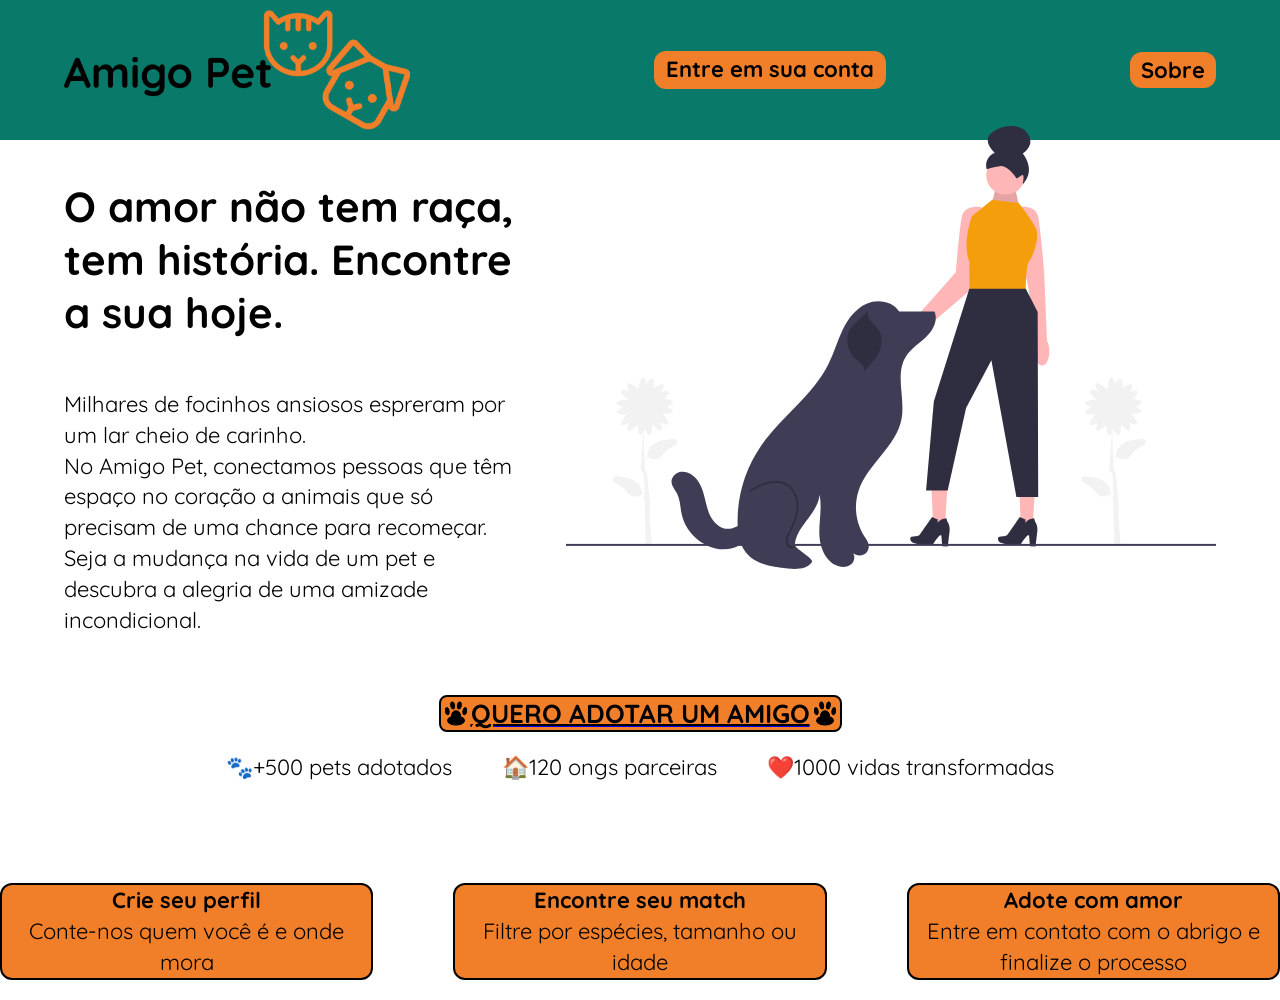
<file: index.html>
<!DOCTYPE html>
<html lang="en">
<head>
    <meta charset="UTF-8">
    <meta name="viewport" content="width=device-width, initial-scale=1.0">
    <title>Amigo Pet</title>
    <link rel="stylesheet" href="style.css">
    
</head>
<body>
    
    <header>
        <img src="./images/logo.png" alt="logo Amigo pet" id="logo" height="120px" width="auto">
        <div class="loginLink">Entre em sua conta</div>
        <div class="about">Sobre</div>
    </header>
    <main>
        <div class="hero">
            <article id="mainText">
                <div class="title">O amor não tem raça, tem história. Encontre a sua hoje.</div>
                <div class="text">Milhares de focinhos ansiosos espreram por um lar cheio de carinho.<br> No Amigo Pet, conectamos pessoas que têm espaço no coração a animais que só precisam de uma chance para recomeçar.<br> Seja a mudança na vida de um pet e descubra a alegria de uma amizade incondicional.</div>
            </article>
            <img src="./images/undraw_good-doggy_4ast.svg" alt="foto acariciando um cachoroo" id="sidePhotoText">
        </div>
        <a href="signup.html">
            <div class="contentButton">
                <img src="./images/patinha.png" alt="" class="petPrints">QUERO ADOTAR UM AMIGO<img src="./images/patinha.png" alt="" class="petPrints">
            </div>
        </a>
        <div class="coolfacts"> 
            <div class="fact1">🐾+500 pets adotados</div>
            <div class="fact2">🏠120 ongs parceiras</div>
            <div class="fact3">❤️1000 vidas transformadas</div>
        </div>
        <div class="steps">
            <div class="conteinerContent"><strong>Crie seu perfil</strong><br>Conte-nos quem você é e onde mora</div>
            <div class="conteinerContent"><strong>Encontre seu match</strong><br>Filtre por espécies, tamanho ou idade</div>
            <div class="conteinerContent"><strong>Adote com amor</strong><br>Entre em contato com o abrigo e finalize o processo</div>
        </div>
    </main>

    <div class="modal-overlay" id="modalOverlay">
    <div class="modal-content">
        <span class="close-button" id="closeModal">X</span>
        <h2 id="loginTitle">Login</h2>
        <form>
            <label for="emailHolder">E-mail</label>
            <input type="email" placeholder="Seu e-mail" id="emailHolder">
            <label for="passwordCamp">Senha</label>
            <input type="password" placeholder="Sua senha" id="passwordCamp">
            <button type="submit" class="loginButton">Logar</button>
            <a href="#" class="forgotPassword">Esqueci a senha</a>
            
        </form>
    </div>
</div>


<script src="script.js"></script>
</body>
</html>
</file>
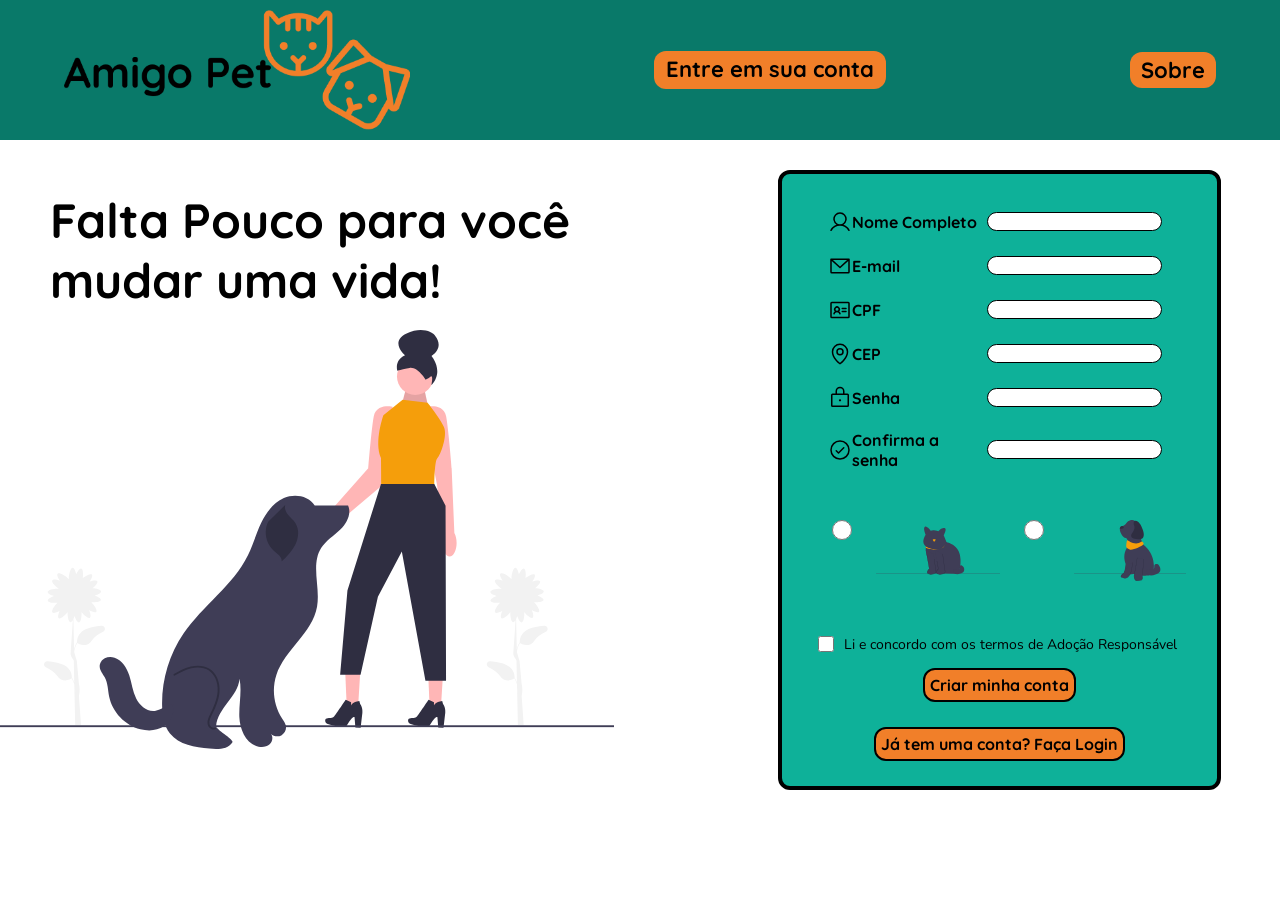
<file: signup.html>
<!DOCTYPE html>
<html lang="en">
<head>
    <meta charset="UTF-8">
    <meta name="viewport" content="width=device-width, initial-scale=1.0">
    <title>Amigo Pet</title>
    <link rel="stylesheet" href="style.css">
    <link rel="stylesheet" href="signup.css">
</head>
<body>
    
    <header>
        <a href="index.html"><img src="./images/logo.png" alt="logo Amigo pet" id="logo" height="120px" width="auto"></a>
        <div class="loginLink">Entre em sua conta</div>
        <div class="about">Sobre</div>
    </header>
 <div class="signupForm">
    <section id="ongoingText">
        <div id="ongoingTitle">Falta Pouco para você mudar uma vida!</div>
        <img src="images/undraw_good-doggy_4ast.svg" alt="" id="ongoingImg">
    </section>
    <section class="signupWindow">
        <div class="camps">
            <img src="./images/user.svg" alt="" class="userImg">
            <label for="">Nome Completo</label>
            <input type="text">
        </div>
        <div class="camps">
            <img src="./images/envelope-simple.svg" alt="" class="userImg">
            <label for="">E-mail</label>
            <input type="text">
        </div>
        <div class="camps">
            <img src="./images/identification-card.svg" alt="" class="userImg">
            <label for="">CPF</label>
            <input type="text">
        </div>
        <div class="camps">
            <img src="./images/map-pin.svg" alt="" class="userImg">
            <label for="">CEP</label>
            <input type="text">
        </div>
        <div class="camps">
            <img src="./images/lock.svg" alt=""class="userImg">
            <label for="">Senha</label>
            <input type="text">
        </div>
        <div class="camps">
            <img src="./images/check-circle.svg" alt="" class="userImg">
            <label for="">Confirma a senha</label>
            <input type="text">
        </div>
        <div id="preferenceConteiner">
            <input type="radio" name="preference" class="pref"><img src="./images/undraw_cat_lqdj.svg" alt="" class="imgPrefC">
            <input type="radio" name="preference" class="pref"><img src="./images/undraw_dog_jfxm.svg" alt="" class="imgPrefD">
        </div>
        <div id="termCheck">
            <input type="checkbox" id="checkboxTerm"><p id="termText">Li e concordo com os termos de Adoção Responsável</p>
        </div>
        <div id="formBtn">
            <button type="submit" id="accCreatBtn">Criar minha conta</button>
            <div class="loginLink2">Já tem uma conta? Faça Login</div>
        </div>
    </section>
 </div>

    <div class="modal-overlay" id="modalOverlay">
    <div class="modal-content">
        <span class="close-button" id="closeModal">X</span>
        <h2 id="loginTitle">Login</h2>
        <form>
            <label for="emailHolder">E-mail</label>
            <input type="email" placeholder="Seu e-mail" id="emailHolder">
            <label for="passwordCamp">Senha</label>
            <input type="password" placeholder="Sua senha" id="passwordCamp">
            <button type="submit" class="loginButton">Logar</button>
            <a href="#" class="forgotPassword">Esqueci a senha</a>
            
        </form>
    </div>
</div>
<script src="script.js"></script>
</body>
</html>
</file>
<file: style.css>
@import url('https://fonts.googleapis.com/css2?family=Quicksand:wght@300..700&display=swap');
.quicksand {
  font-family: "Quicksand", sans-serif;
  font-optical-sizing: auto;
  font-weight: 300;
  font-style: normal;
}


body{
    margin: 0;
    padding: 0;
}

header, .loginLink, .about, #logo{
    display: flex;
    gap: 20%;
}
header{
    background-color: #097969;
    height: 120px;
    justify-content: space-between;
    align-items: center;
    padding: 10px 5%;
    position: relative;
    z-index: 1;
}

.loginLink, .about{
    font-family: 'Quicksand';
    font-size: 22px;
    font-weight: 800;
    background-color: #F17F29;
    text-align: center;
    justify-content: center;
    padding: 0.2em 0.5em;
    border-radius: 12px;

}
.loginLink{
    min-width: 210px;
    width: auto;
    height: 30px;
}
.title{
    font-family: 'Quicksand';
    font-size: 42px;
    font-weight: 800;
    margin-bottom: 50px;
    
}
.text, .coolfacts, .steps{
    font-family: 'Quicksand';
    font-size: 22px;
    line-height: 1.4;
}
.contentButton{
    font-family: 'Quicksand';
    font-size: 26px;
    font-weight: 700;
    color: black;
    text-decoration: underline;
    text-decoration-color: black;
    text-decoration-thickness: 2px;
}

.hero {
    display: flex;
    justify-content: space-between; 
    align-items: center;
    padding: 40px 5%; 
    gap: 40px;
}

#mainText {
    flex: 1; 
    max-width: 600px; 
}

#sidePhotoText {
    flex: 1; 
    max-width: 650px; 
    height: auto;
    position: relative;
    z-index: 10;
    margin-top: -120px;
}
.contentButton, .coolfacts{
    display: flex;
    justify-content: center;
    width: fit-content;
    margin: 20px auto;
}
.contentButton{
    background-color: #F17F29;
    border-radius: 8px;
    border: 2px solid;
    text-align: center;
}
.petPrints{
    max-width: 30px;
    height: auto;
    align-items: center;
}

.coolfacts{
    gap: 50px;
}
.steps{
    display: flex;
    justify-content: center;
    width: fit-content;
    margin: 20px auto;
    gap: 80px;
    padding-top: 80px;
}
.conteinerContent{
    text-align: center;
    background-color: #F17F29;
    border-radius: 12px;
    border: 2px solid;
    width: 103%;
}
.signupWindow{
    background-color: #0EB199;
}
.modalContent{
    background-color: #097969;
    display: flex;
    justify-content: center;
    margin: 20px 0;
}

.modal-overlay {
    display: none; 
    position: fixed;
    top: 0;
    left: 0;
    width: 100%;
    height: 100%;
    background-color: rgba(0, 0, 0, 0.5);
    backdrop-filter: blur(8px); 
    z-index: 1000;
    justify-content: center;
    align-items: center;
}


.modal-content {
    background-color: #097969;
    padding: 40px;
    border-radius: 20px;
    width: 100%;
    max-width: 400px;
    text-align: center;
    color: black;
    position: relative;
    border: 2px solid black;

}
#closeModal{
    position: absolute;
    color: black;
    right: 15px;
    top: 15px;
    cursor: pointer;
    font-family: 'Quicksand';
    font-weight: 700;
    font-size: 26px;
}
#loginTitle{
    color: black;
    font-family: 'Quicksand';
    font-size: 32;
    font-weight: 700;
}


.modal-content,  form {
    display: flex;
    flex-direction: column;
    align-items: flex-start; /* Alinha os textos (labels) na esquerda */
    gap: 10px; /* Espaço entre cada campo */
    width: 100%;
}

.modal-content , label {
    font-family: 'Quicksand';
    font-weight: 700;
    margin-top: 10px;
}



.modal-content input {
    width: 100%; /* Ocupa toda a largura do modal */
    padding: 10px;
    border-radius: 8px;
    border: 1px solid black;
    box-sizing: border-box; /* Garante que o input não "escape" do modal */
}
.loginButton {
    background-color: #F17F29;
    padding: 10px 40px;
    border-radius: 12px;
    border: 1px solid black;
    cursor: pointer;
    margin: 20px auto 5px auto; /* Centraliza o botão */
    width: fit-content;
    height: auto; /* Deixa o padding definir a altura */
    font-family: "Quicksand";
    font-weight: 700;
}

.forgotPassword{
    background-color: #F17F29;
    border: 1px solid black;
    cursor: pointer;
    width: fit-content;
    height: auto;
    margin: 20px auto 5px auto;
    border-radius: 12px;
    padding: 10px 40px;
    text-decoration: none;
    color: black;
}
</file>
<file: signup.css>
@import url('https://fonts.googleapis.com/css2?family=Nunito:ital,wght@0,200..1000;1,200..1000&family=Quicksand:wght@300..700&display=swap');
.quicksand {
  font-family: "Quicksand", sans-serif;
  font-optical-sizing: auto;
  font-weight: 300;
  font-style: normal;
}
label{
    margin: 0;
    width: 170px;
}
#ongoingText{
    flex-direction: column;
    width: 60%;
}
#ongoingTitle{
    font-family: "Quicksand";
    font-size: 48px;
    width: 600px;
    margin: 50px 100px 20px 50px;
    font-weight: 700;
}
#ongoingImg{
    width: 80%;
    height: auto;
}
.signupWindow{
    position: relative;
    display: flex;
    flex-direction: column;
    width: 30%;
    margin: 30px 40px 20px 10px;
    padding: 2%;
    border: 4px solid black;
    border-radius: 12px;
}
.signupForm{
    display: flex;
}
.camps{
    display: flex;
    align-items: center;
    margin: 10px 20px;
    
}

.userImg{
    width: 24px;
    height: auto;
}

input{
    flex: 1;
    background: #FFFFFF;
    border: 1px solid #000000;
    border-radius: 12px;
    margin: 0px 10px;
}
#preferenceConteiner{
    display: flex;
    margin: 40px 0;
}
.imgPrefC{
    width: 124px;
    height: 61px;
}
.imgPrefD{
    width: 124px;
    height: 61px;
}
.pref{
    height: 20px;
}
#termCheck{
    display: flex;
    align-items: center;
}
#checkboxTerm{
    height: 16px;
    max-width: 16px;
}
#termText{
    font-family: "Nunito";
    font-size: 14px ;
}
#accCreatBtn{
    background-color: #F17F29;
    border-radius: 12px;
    font-family: "quicksand";
    font-weight: 700;
    padding: 5px;
    font-size: 16px;
    border: solid 2px black;
}
.loginLink2{
    background-color: #F17F29;
    border-radius: 12px;
    font-family: "Quicksand";
    font-weight: 700;
    width: fit-content;
    padding: 5px;
    margin: 25px 0 0 0;
    border: 2px solid black;
} 
#formBtn{
    display: flex;
    flex-direction: column;
    align-items: center;
}
</file>
